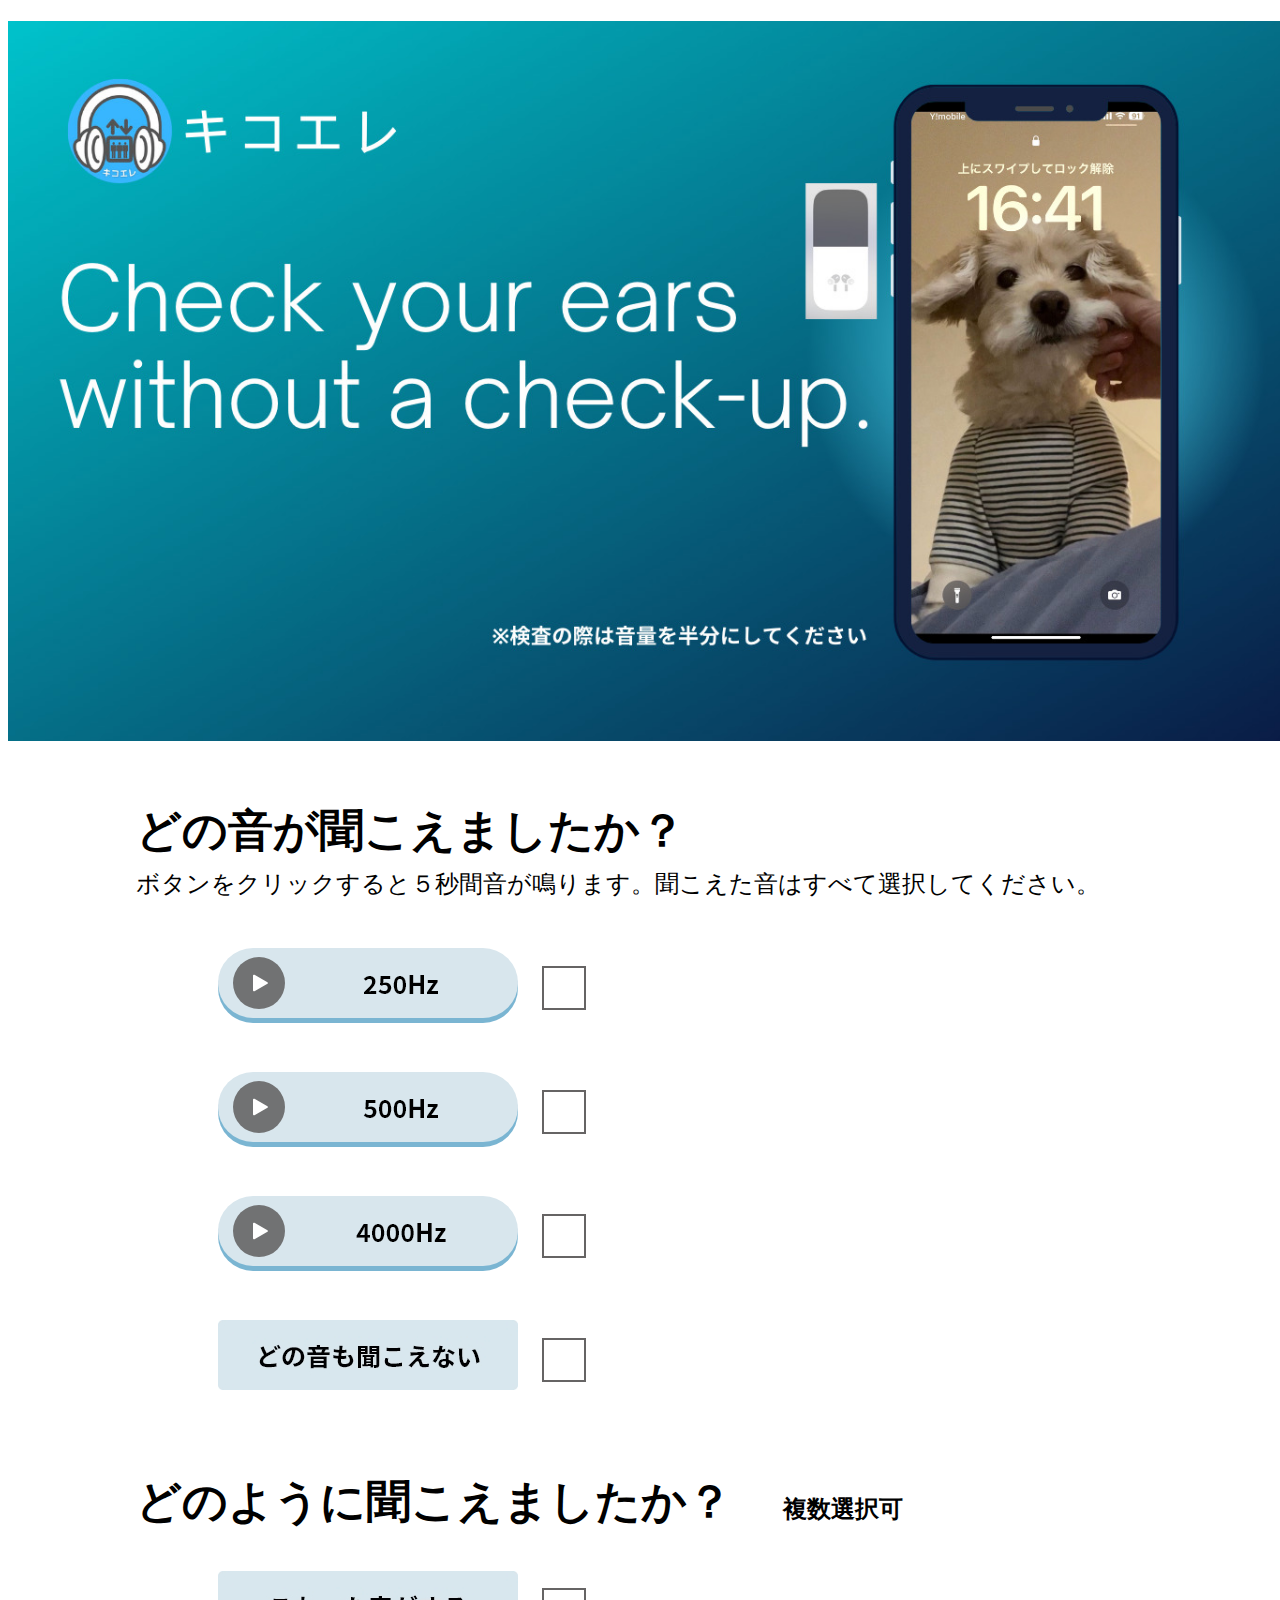
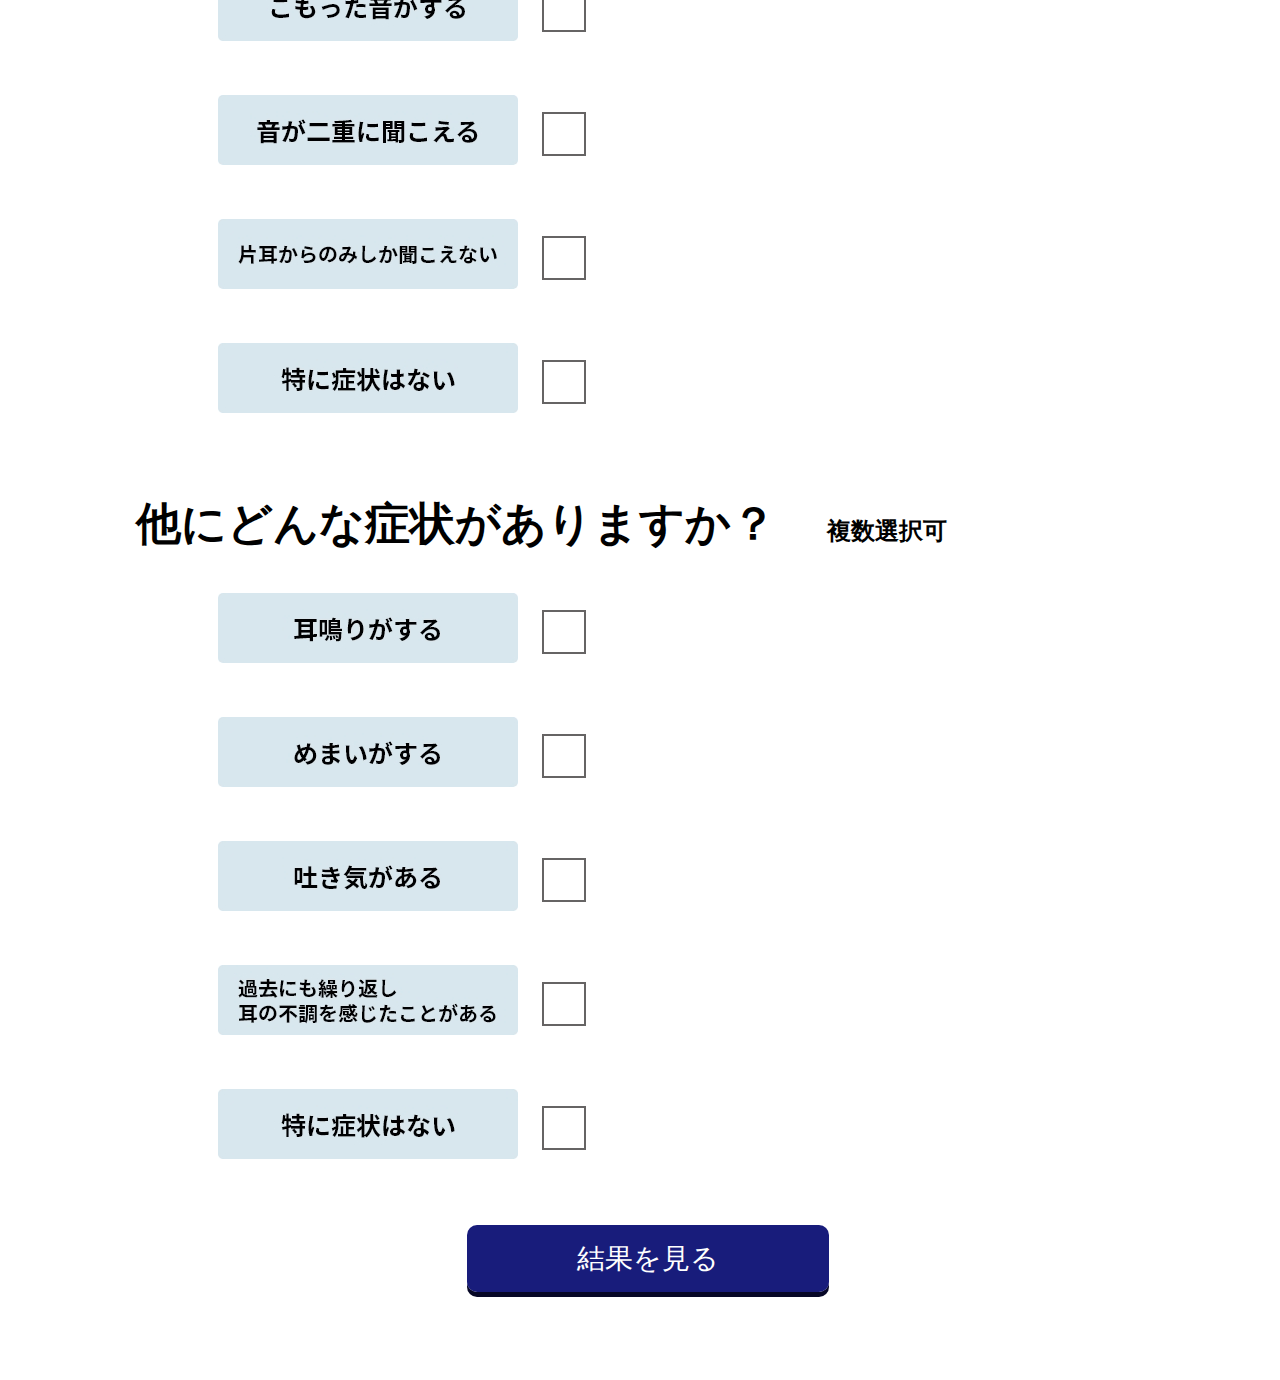
<file: index.html>
<!doctype html>
<html>
<head>
<meta charset="utf-8">
<title>キコエレ</title>
<link href="css/style.css" rel="stylesheet" type="text/css">
</head>

<body id="kikoere">
	<main>
		<!--top-->
		<section id="cont01">
			<h1><img src="img/main.jpg" alt="キコエレ Check your ears without a check-up. ※検査の際は音量を半分にしてください"></h1>
			<!--<h2><img src="img/kikoere.png">キコエレ</h2>
		  <h1>Check your ears<br>without a check-up.</h1>
			<p></p>-->
		</section>
		
		<!--diagnesis-->
		<section id="cont02">
			<form name="form1" action="">
				<div class="otoderu">
					<h2>どの音が聞こえましたか？</h2>
					<p>ボタンをクリックすると５秒間音が鳴ります。<br class="none">聞こえた音はすべて選択してください。</p>
					<div class="flex">
						<div class="q">
						<!-- テキストボタンの場合 -->
							<p><a onClick="sound()">
								<img src="img/btn/250hz.png" alt="250hz"></a></p> 
							<!-- 音声ファイルの読み込み 9〜10行目にURLを指定 -->
							<audio id="sound-file" preload="auto">
								<source src="img/hz/250hz.mp3" type="audio/mp3">
								<source src="img/hz/250hz.wav" type="audio/wav">
							</audio>
						</div>
						<div class="c">
							<input type="checkbox" id="Checkbox1" class="scales" name="scales" />
						</div>
					</div>
					<div class="flex">
						<div class="q">
						<!-- テキストボタンの場合 -->
							<p><a onClick="sound2()">
								<img src="img/btn/500hz.png" alt="250hz"></a></p> 
							<!-- 音声ファイルの読み込み 9〜10行目にURLを指定 -->
							<audio id="sound-file2" preload="auto">
								<source src="img/hz/500hz.mp3" type="audio/mp3">
								<source src="img/hz/500hz.wav" type="audio/wav">
							</audio>
						</div>
						<div class="c">
							<input type="checkbox" id="Checkbox2" class="scales" name="scales" />
						</div>
					</div>
					<div class="flex">
						<div class="q">
						<!-- テキストボタンの場合 -->
							<p><a onClick="sound3()">
								<img src="img/btn/4000hz.png" alt="250hz"></a></p> 
							<!-- 音声ファイルの読み込み 9〜10行目にURLを指定 -->
							<audio id="sound-file3" preload="auto">
								<source src="img/hz/4000hz.mp3" type="audio/mp3">
								<source src="img/hz/4000hz.wav" type="audio/wav">
							</audio>
						</div>
						<div class="c">
							<input type="checkbox" id="Checkbox3" class="scales" name="scales" />
						</div>
					</div>
				</div>
				<div class="flex">
					<div class="q">
					<!-- テキストボタンの場合 -->
						<p><img src="img/btn/q21.jpg" alt="どの音も聞こえない"></p> 
					</div>
					<div class="c">
						<input type="checkbox" id="Checkbox4" class="scales" name="scales" />
					</div>
				</div>
				<div class="text-only">
					<h2>どのように聞こえましたか？<br class="none"><span>複数選択可</span></h2>
					<div class="flex">
						<div class="q">
						<!-- テキストボタンの場合 -->
							<p><img src="img/btn/q11.jpg" alt="こもった音がする"></p> 
						</div>
						<div class="c">
							<input type="checkbox" id="Checkbox5" class="scales" name="scales" />
						</div>
					</div>
					<div class="flex">
						<div class="q">
						<!-- テキストボタンの場合 -->
							<p><img src="img/btn/q12.jpg" alt="音が二重にきこえる"></p> 
						</div>
						<div class="c">
							<input type="checkbox" id="Checkbox6" class="scales" name="scales" />
						</div>
					</div>
					<div class="flex">
						<div class="q">
						<!-- テキストボタンの場合 -->
							<p><img src="img/btn/q13.jpg" alt="片耳からのみしか聞こえない"></p> 
						</div>
						<div class="c">
							<input type="checkbox" id="Checkbox7" class="scales" name="scales" />
						</div>
					</div>
					<div class="flex">
						<div class="q">
						<!-- テキストボタンの場合 -->
							<p><img src="img/btn/q14.jpg" alt="特に症状はない"></p> 
						</div>
						<div class="c">
							<input type="checkbox" id="Checkbox8" class="scales" name="scales" />
						</div>
					</div>
				</div>
				<div class="text-only">
					<h2>他にどんな症状がありますか？<br class="none"><span>複数選択可</span></h2>
					<div class="flex">
						<div class="q">
						<!-- テキストボタンの場合 -->
							<p><img src="img/btn/q1.jpg" alt="耳鳴りがする"></p> 
						</div>
						<div class="c">
							<input type="checkbox" id="Checkbox9" class="scales" name="scales" />
						</div>
					</div>
					<div class="flex">
						<div class="q">
						<!-- テキストボタンの場合 -->
							<p><img src="img/btn/q2.jpg" alt="めまいがする"></p> 
						</div>
						<div class="c">
							<input type="checkbox" id="Checkbox10" class="scales" name="scales" />
						</div>
					</div>
					<div class="flex">
						<div class="q">
						<!-- テキストボタンの場合 -->
							<p><img src="img/btn/q3.jpg" alt="吐き気がする"></p> 
						</div>
						<div class="c">
							<input type="checkbox" id="Checkbox11" class="scales" name="scales" />
						</div>
					</div>
					<div class="flex">
						<div class="q">
						<!-- テキストボタンの場合 -->
							<p><img src="img/btn/q5.jpg" alt="過去にも繰り返し耳の不調を感じたことがある"></p> 
						</div>
						<div class="c">
							<input type="checkbox" id="Checkbox12" class="scales" name="scales" />
						</div>
					</div>
					<div class="flex">
						<div class="q">
						<!-- テキストボタンの場合 -->
							<p><img src="img/btn/q14.jpg" alt="特に症状はない"></p> 
						</div>
						<div class="c">
							<input type="checkbox" id="Checkbox13" class="scales" name="scales" />
						</div>
					</div>
				</div>

				<!--結果を見る-->
				<div class="look">
					<!-- テキストボタンの場合 -->
					<p><a onClick="handleClickButton()">結果を見る</a></p>
				</div>
			</form>
		</section>
	</main>
	<!--ボタンを押したら音声再生-->
	<script src="js/audio.js"></script>
	<script type="text/javascript" language="javascript">
	// チェックボックスの状態を取得

	function handleClickButton() {
		// 各チェックボックスの状態を取得します。チェックが入っていればtrue、入っていなければfalseになります。
		let check1 = document.form1.Checkbox1.checked; // 250hzの音が聞こえたか
		let check2 = document.form1.Checkbox2.checked; // 500hzの音が聞こえたか
		let check3 = document.form1.Checkbox3.checked; // 4000hzの音が聞こえたか
		let check4 = document.form1.Checkbox4.checked; // どの音も聞こえないか
		let check5 = document.form1.Checkbox5.checked; // こもった音がするか
		let check6 = document.form1.Checkbox6.checked; // 音が二重に聞こえるか
		let check7 = document.form1.Checkbox7.checked; // かた耳からのみしか聞こえないか
		let check8 = document.form1.Checkbox8.checked; // 特に症状はないか
		let check9 = document.form1.Checkbox9.checked; // 耳鳴りがするか
		let check10 = document.form1.Checkbox10.checked; // めまいがするか
		let check11 = document.form1.Checkbox11.checked; // 吐き気がするか
		let check12 = document.form1.Checkbox12.checked; // 過去にも繰り返し耳の不調を感じたことがあるか
		let check13 = document.form1.Checkbox13.checked; // 特に症状はないか

		// どの音も聞こえない、または、こもった音がする、耳鳴りがする、めまいがする、吐き気がするいずれかの症状がある場合、
		// 'big.html'にリダイレクトします。
		if (!(check1 && check2 && check3) || (check4 || check5 || check6 || check7 || check9 || check10 || check11 || check12)) {
		window.location.href = 'big.html';
		} else {
		// それ以外の場合、'small.html'にリダイレクトします。
		window.location.href = 'small.html';
		}
  	}
    </script>
</body>
</html>
</file>
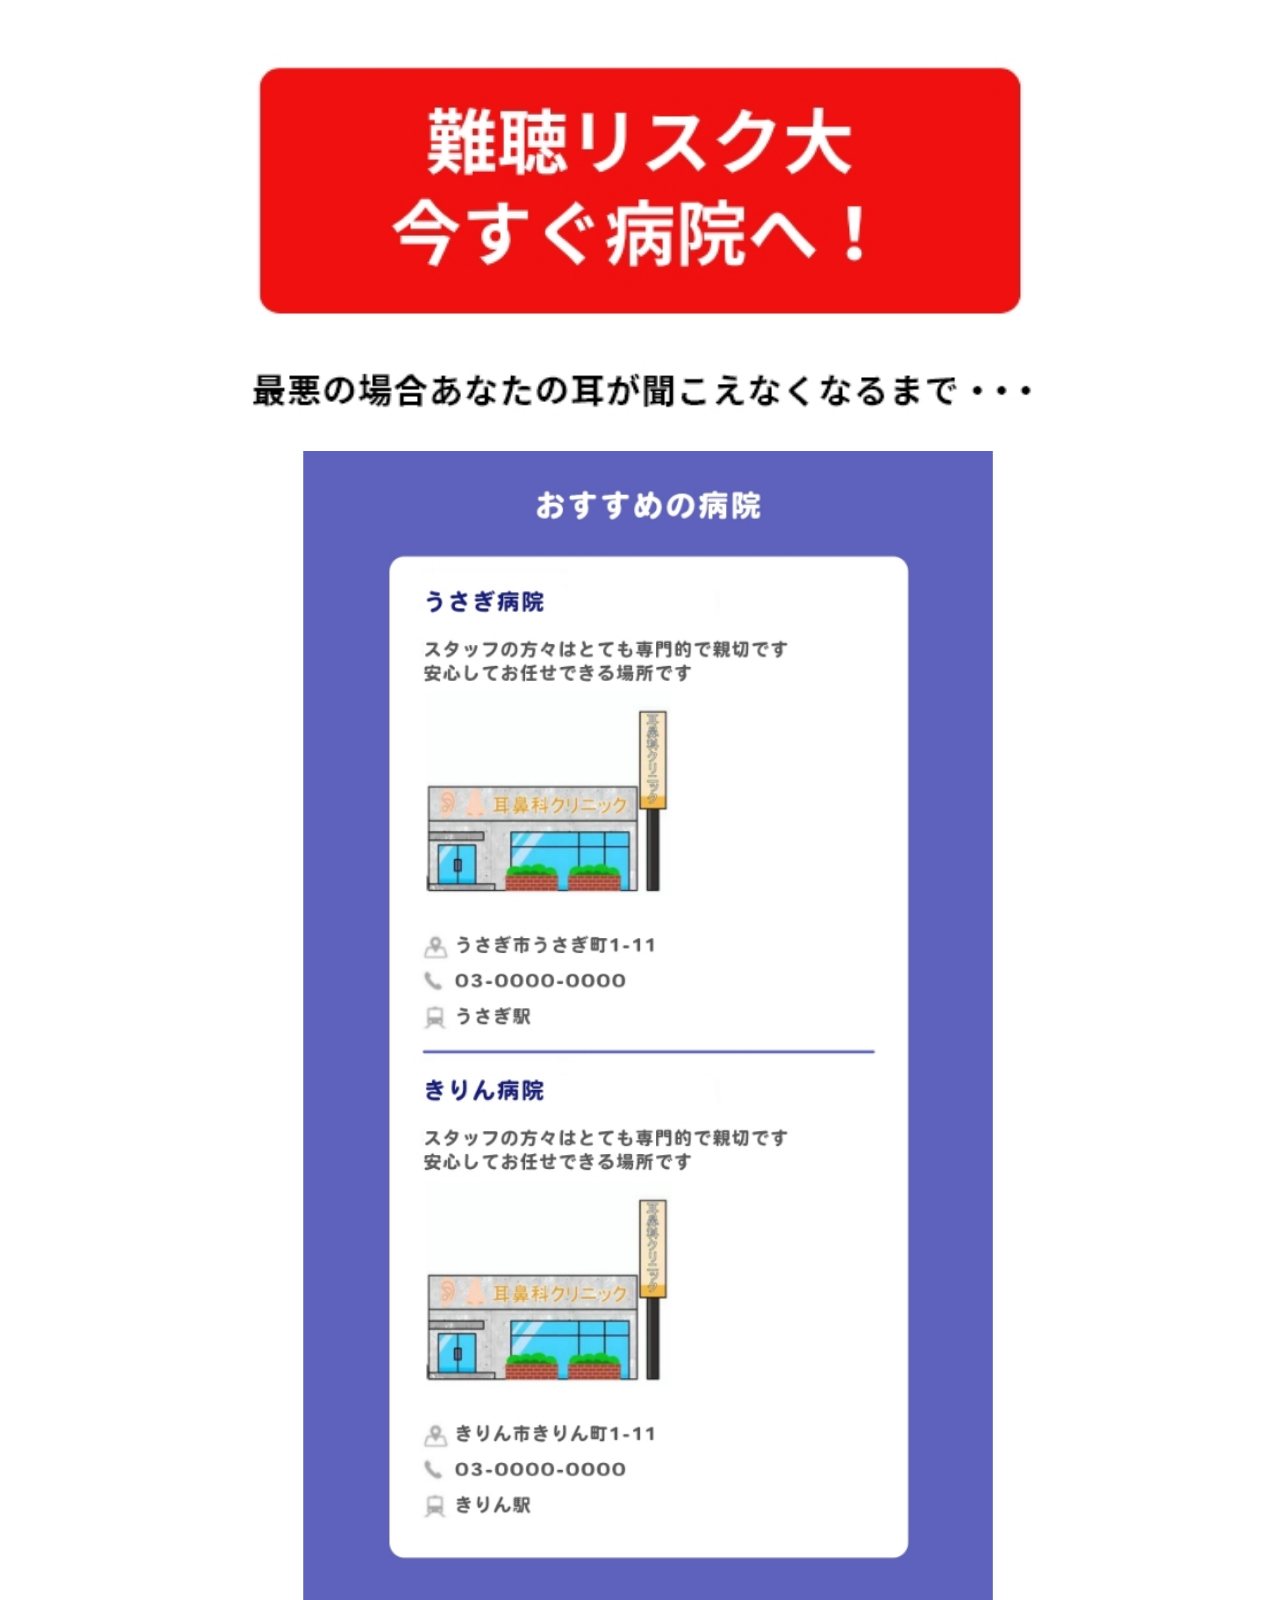
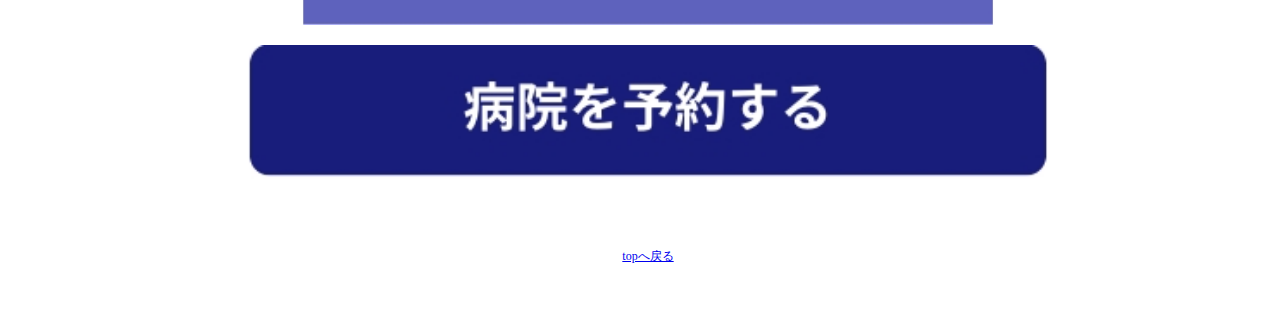
<file: big.html>
<!doctype html>
<html>
<head>
<meta charset="utf-8">
<title>キコエレ</title>
<link href="css/style.css" rel="stylesheet" type="text/css">
</head>

<body id="kikoere">
	<main id="inner">
		<p><img src="img/big1.jpg" alt="難聴リスク大"></p>
		<div id="cd"></div>
		<p class="hos"><img src="img/hospital.jpg" alt="難聴リスク大"></p>
		<p><img src="img/big2.jpg" alt="病院を予約する"></p>
	</main>
	<footer>
		<p><a href="index.html">topへ戻る</a></p>
	</footer>
	<script src="js/count.js"></script>
</body>
</html>
</file>
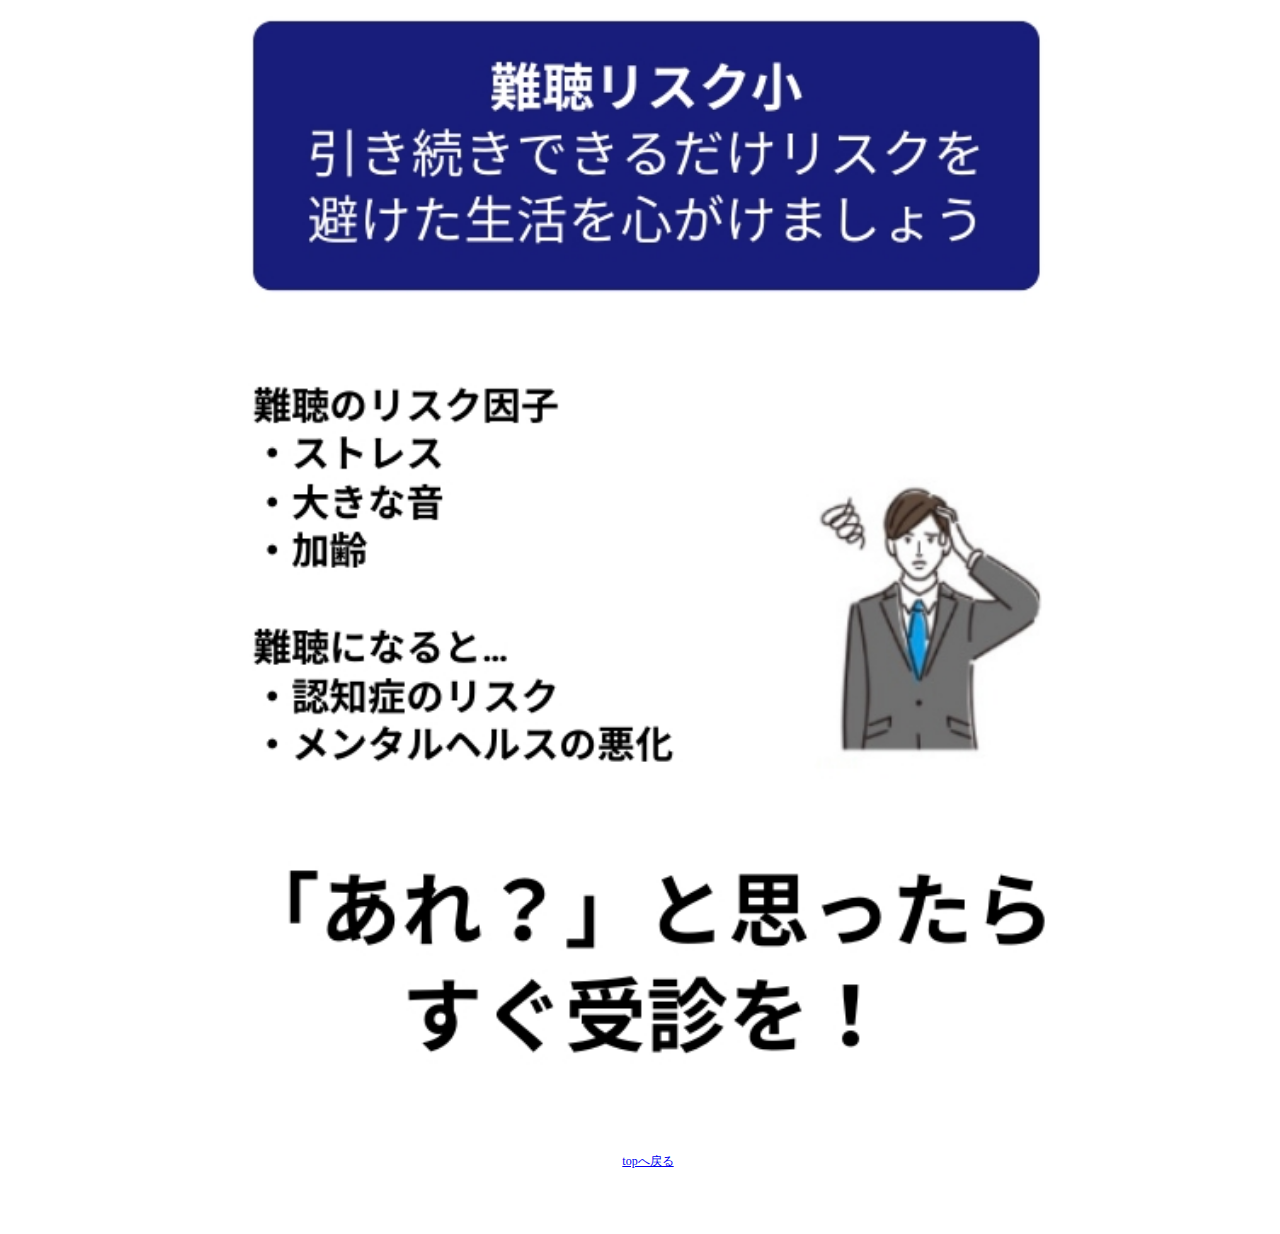
<file: small.html>
<!doctype html>
<html>
<head>
<meta charset="utf-8">
<title>キコエレ</title>
<link href="css/style.css" rel="stylesheet" type="text/css">
</head>

<body id="kikoere">
	<main id="inner">
		<p><img src="img/small.jpg" alt="難聴リスク大"></p>
	</main>
	<footer>
		<p><a href="index.html">topへ戻る</a></p>
	</footer>
</body>
</html>
</file>
<file: css/style.css>
@charset "utf-8";
/* CSS Document */

/*キコエレ*/

#kikoere {
	max-width: 1920px;
	width: 100%;
	height: auto;
}
/*top*/
#kikoere #cont01 h1{
	text-align: center;
	width: 100%;
	height: auto;
}
#kikoere #cont01 h1 img{
	width: 100%;
	height: auto;
}



/*diagnesis*/
#kikoere #cont02 {
	padding-left: 10%;
	padding-right: 10%;
}
#kikoere h2 {
	font-size: 45px;
	margin-top: 8%;
	line-height: 0;
}
#kikoere h2 span {
	font-size: 24px;
	font-weight: bold;
	padding-left: 5%;
}
#kikoere #cont02 p{
	font-size: 24px;
}
@media screen and (max-width: 1004px) {
	/* 959px以下に適用されるCSS（タブレット用） */
	
	#kikoere h2 {
		font-size: 26px;
		margin-top: 8%;
	}
	#kikoere #cont02 p{
		font-size: 16px;
	}
}
@media screen and (max-width: 480px) {
	/* 480px以下に適用されるCSS（スマホ用） */
	#kikoere h2 {
		font-size: 18px;
		margin-top: 8%;
	}
	#kikoere #cont02 p{
		font-size: 10px;
	}
}
br.none {
	display: none;
}
@media screen and (max-width: 659px) {
	#kikoere h2 {
		line-height: normal;
	}
	br.none {
		display: block;
	}
}

	
	
	

#kikoere .flex {
	display: flex;
	align-items: center;
	/*margin-top: 3%;*/
	margin-left: 8%;
	/*margin-bottom: 2%;*/
}
#kikoere #cont02 .q {
	max-width: 300px;
	width: 90%;
}
#kikoere #cont02 .otoderu .q img {
	width: 100%;
	
	/*ボタン立体*/
	display: inline-block;
	/*padding: 0.8em 3em;*/
	background-color: #D8E6ED; /* 背景色 */
	box-shadow: 0 5px 0 #7AB5D2; /* 影の太さ・色 */
	border-radius: 60px;
	color: #fff;
	cursor: pointer;
	text-decoration: none; /* 文字の下線を消す */
}
#kikoere #cont02 .otoderu .q img:active {
  box-shadow: none;
  transform: translateY(5px);
}

/*
#kikoere #cont02 .q img:hover {
	background-color: #FFF570;
}
*/



#kikoere #cont02 .text-only .q img {
	width: 100%;
}

/*チェックボックス*/
#kikoere #cont02 .c {
	margin-left: 2%;
}
/*リセット */
input[type="checkbox"]  {
    margin: 0;
    padding: 0;
    background: none;
    border: none;
    border-radius: 0;
    outline: none;
    -webkit-appearance: none;
    -moz-appearance: none;
    appearance: none;
}

/* チェックボックスデザイン */
input[type="checkbox"] {
	cursor: pointer;
    padding-left: 15%;/*label手前にチェックボックス用の余白を開ける*/
    vertical-align: middle;
    position: relative;
}
input[type="checkbox"]::before,
input[type="checkbox"]::after {
	content: "";
    display: block; 
    position: absolute;
}
input[type="checkbox"]::before {
    background-color: #fff;
    border-radius: 0%;
    border: 2px solid #666464;
    width: 40px;/*チェックボックスの横幅*/
    height: 40px;/*チェックボックスの縦幅*/
    transform: translateY(-50%);
    top: 50%;
    left: 5px;
}
input[type="checkbox"]::after {
    border-bottom: 3px solid #666464;/*チェックの太さ*/
    border-left: 3px solid #666464;/*チェックの太さ*/
    opacity: 0;/*チェック前は非表示*/
    height: 10px;/*チェックの高さ*/
    width: 18px;/*チェックの横幅*/
    transform: rotate(-45deg);
    top: -10px;/*チェック時の位置調整*/
    left: 17px;/*チェック時の位置調整*/
}
input[type="checkbox"]:checked::after {
	opacity: 1;/*チェック後表示*/
}


@media screen and (max-width: 959px) {
	/* 959px以下に適用されるCSS（タブレット用） */
	
	/* チェックボックスデザイン */
  input[type="checkbox"]::before {
    border: 2px solid #666464;
    width: 30px;/*チェックボックスの横幅*/
    height: 30px;/*チェックボックスの縦幅*/
    transform: translateY(-50%);
    top: 50%;
    left: 5px;
  }
  input[type="checkbox"]::after {
    border-bottom: 2px solid #666464;/*チェックの太さ*/
    border-left: 2px solid #666464;/*チェックの太さ*/
    opacity: 0;/*チェック前は非表示*/
    height: 7px;/*チェックの高さ*/
    width: 14px;/*チェックの横幅*/
    transform: rotate(-45deg);
    top: -7px;/*チェック時の位置調整*/
    left: 14px;/*チェック時の位置調整*/
  }
}
/* @media screen and (max-width: 480px) {
	/* 480px以下に適用されるCSS（スマホ用） */
	
	/* チェックボックスデザイン */
	/*input[type="checkbox"]::before {
		border: 1px solid #666464;
		width: 20px;/* 
		/*チェックボックスの横幅*/
		/*height: 20px;/* 
		/*チェックボックスの縦幅*/
		/*transform: translateY(-50%);
		top: 50%;
		left: 5px;
	}/* 
	input[type="checkbox"]::after {/* 
		border-bottom: 1px solid #666464;/* 
		/*チェックの太さ*/
		/*border-left: 1px solid #666464;/* 
		/*チェックの太さ*/
		/*opacity: 0;/* 
		/*チェック前は非表示*/
		/*height: 4px;/* 
		/*チェックの高さ*/
		/*width: 10px;/* 
		/*チェックの横幅*/
		/*transform: rotate(-45deg);/* 
		top: -4px;
		/*チェック時の位置調整*/
		/*left: 10px;/* 
		/*チェック時の位置調整*/
	/*}/* 
}/* 


/*結果を見る*/
#kikoere #cont02 .look {
	margin-top: 5%;
	margin-bottom: 10%;
	text-align: center;
}
#kikoere #cont02 .look a{
	padding-top: 18px;
	padding-bottom: 18px;
	padding-left: 110px;
	padding-right: 110px;
	/*width: 350px;
	height: 50px;*/
	border-radius: 10px;
	color: white;
	font-size: 28px;
	cursor: pointer;
	background-color: #181C7B;
	text-decoration: none;
	box-shadow: 0 5px 0 #060726; /* 影の太さ・色 */
}

#kikoere #cont02 .look a:active {
	box-shadow: none;
	transform: translateY(5px);
}

@media screen and (max-width: 959px) {
	/* 959px以下に適用されるCSS（タブレット用） */
	/*#kikoere #cont02 .look a{
		padding-top: 10px;
		padding-bottom: 10px;
		padding-left: 70px;
		padding-right: 70px;
		font-size: 21px;
	}*/
}



/*nextページ*/
#kikoere #inner {
	margin-left: auto;
	margin-right: auto;
	padding-left: 2%;
	padding-right: 2%;
	max-width: 800px;
	width: 90%;
}
#kikoere #inner img {
	width: 100%;
	pointer-events: none;
}

#cd {
	max-width: 800px;
	width: 100%;
	font-size: 150px;
	font-weight: bold;
	text-align: center;
}
@media screen and (max-width: 1065px) {
	/* 1065px以下に適用されるCSS（タブレット用） */
	#cd {
		font-size: calc(100vw / 6);
	}
}

footer {
	text-align: center;
	font-size: 12px;
	margin-top: 5%;
	margin-bottom: 5%;
}
</file>
